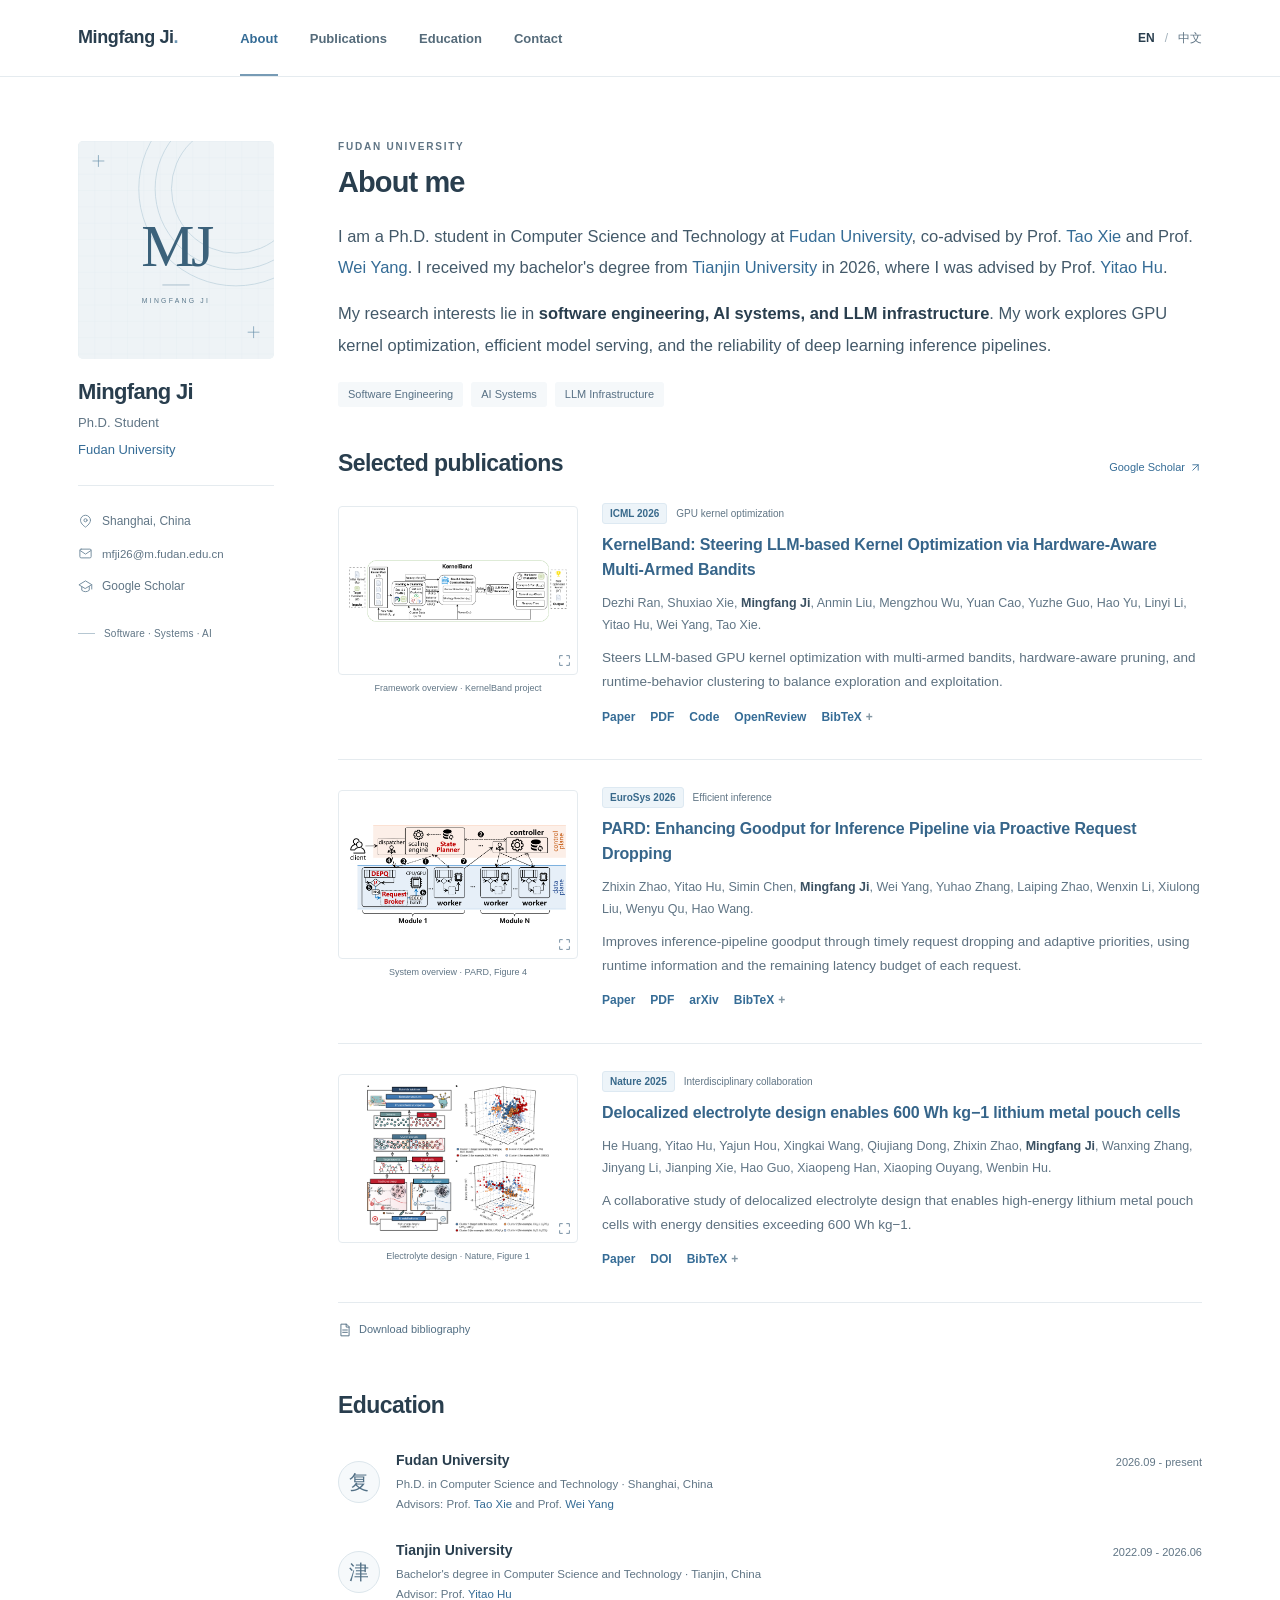
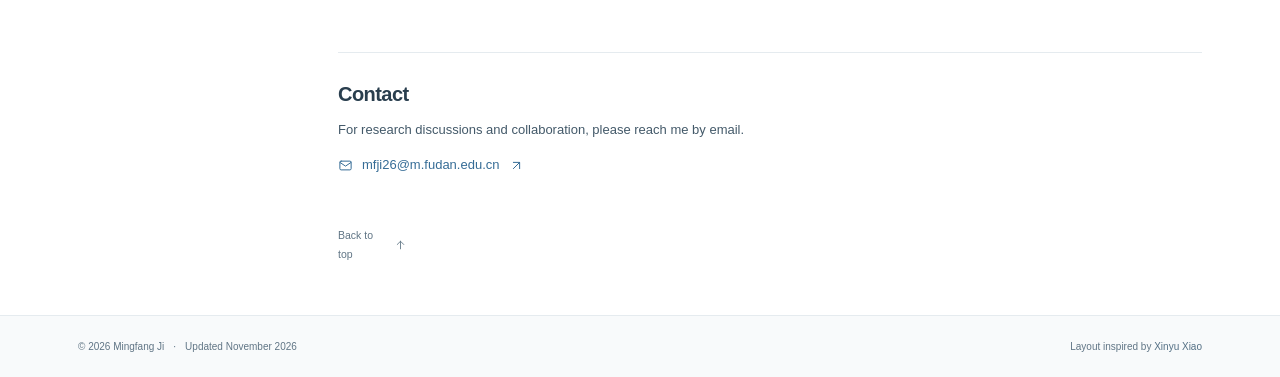
<file: index.html>
<!doctype html>
<html lang="en">
<head>
  <meta charset="utf-8">
  <meta name="viewport" content="width=device-width, initial-scale=1">
  <title>Mingfang Ji | Fudan University</title>
  <meta name="description" content="Mingfang Ji, Ph.D. student at Fudan University. Research in software engineering, AI systems, and LLM infrastructure.">
  <meta name="theme-color" content="#ffffff">
  <meta property="og:title" content="Mingfang Ji | Fudan University">
  <meta property="og:description" content="Mingfang Ji, Ph.D. student at Fudan University. Research in software engineering, AI systems, and LLM infrastructure.">
  <meta property="og:type" content="profile">
  <link rel="alternate" hreflang="en" href="index.html">
  <link rel="alternate" hreflang="zh-CN" href="zh.html">
  <link rel="icon" href="assets/favicon.svg" type="image/svg+xml">
  <link rel="stylesheet" href="style.css">
  <script src="script.js" defer></script>
  <script type="application/ld+json">{"@context": "https://schema.org", "@type": "Person", "name": "Mingfang Ji", "affiliation": {"@type": "CollegeOrUniversity", "name": "Fudan University"}, "sameAs": ["https://scholar.google.com/citations?user=uJLwH_UAAAAJ&hl=en"], "knowsAbout": ["Software Engineering", "AI Systems", "LLM Infrastructure"]}</script>
</head>
<body id="top" data-copy-label="Copy citation" data-copied-label="Copied" data-copy-failed="Select the citation text and copy it manually.">
  <a class="skip-link" href="#content">Skip to content</a>
  <header class="masthead">
    <div class="masthead-inner">
      <a class="site-name" href="index.html">Mingfang Ji<span class="name-dot" aria-hidden="true">.</span></a>
      <nav aria-label="Main navigation"><a href="#about" data-nav>About</a><a href="#publications" data-nav>Publications</a><a href="#education" data-nav>Education</a><a href="#contact" data-nav>Contact</a></nav>
      <div class="languages" aria-label="Language">
        <a href="index.html" lang="en" hreflang="en" data-language aria-current="page">EN</a>
        <span aria-hidden="true">/</span>
        <a href="zh.html" lang="zh-CN" hreflang="zh-CN" data-language>中文</a>
      </div>
    </div>
  </header>

  <div class="page-layout">
    <aside class="sidebar" aria-label="Profile and links">
      <img class="portrait" src="assets/avatar.svg" alt="MJ, the initials of Mingfang Ji" width="216" height="240" fetchpriority="high">
      <div class="identity">
        <h1>Mingfang Ji</h1>
        
        <p class="role">Ph.D. Student</p>
        <a href="https://www.fudan.edu.cn/" class="affiliation" >Fudan University</a>
      </div>
      <ul class="profile-links">
        <li class="profile-location"><svg class="icon" viewBox="0 0 24 24" fill="none" stroke="currentColor" stroke-width="1.6" stroke-linecap="round" stroke-linejoin="round" aria-hidden="true"><path d="M20 10c0 6-8 11-8 11S4 16 4 10a8 8 0 1 1 16 0Z"/><circle cx="12" cy="10" r="2.5"/></svg><span>Shanghai, China</span></li>
        <li><a href="mailto:mfji26@m.fudan.edu.cn" class="profile-link email" ><svg class="icon" viewBox="0 0 24 24" fill="none" stroke="currentColor" stroke-width="1.6" stroke-linecap="round" stroke-linejoin="round" aria-hidden="true"><rect x="3" y="5" width="18" height="14" rx="2"/><path d="m3 7 9 6 9-6"/></svg><span>mfji26@m.fudan.edu.cn</span></a></li>
        <li><a href="https://scholar.google.com/citations?user=uJLwH_UAAAAJ&amp;hl=en" class="profile-link" ><svg class="icon" viewBox="0 0 24 24" fill="none" stroke="currentColor" stroke-width="1.6" stroke-linecap="round" stroke-linejoin="round" aria-hidden="true"><path d="m2 9 10-6 10 6-10 6Z"/><path d="M6 12v6c3 3 9 3 12 0v-6M22 9v7"/></svg><span>Google Scholar</span></a></li>
        
      </ul>
      <div class="sidebar-note"><span class="small-rule" aria-hidden="true"></span><span>Software · Systems · AI</span></div>
    </aside>

    <main id="content">
      <section id="about" class="about-section" aria-labelledby="about-title">
        <p class="eyebrow">Fudan University</p>
        <h2 id="about-title">About me</h2>
        <div class="introduction"><p>I am a Ph.D. student in Computer Science and Technology at <a href="https://www.fudan.edu.cn/">Fudan University</a>, co-advised by Prof. <a href="https://taoxiease.github.io/">Tao Xie</a> and Prof. <a href="https://youngwei.com/">Wei Yang</a>. I received my bachelor's degree from <a href="https://www.tju.edu.cn/">Tianjin University</a> in 2026, where I was advised by Prof. <a href="https://flashserve.org/">Yitao Hu</a>.</p>
<p>My research interests lie in <strong>software engineering, AI systems, and LLM infrastructure</strong>. My work explores GPU kernel optimization, efficient model serving, and the reliability of deep learning inference pipelines.</p></div>
        <ul class="interests" aria-label="Research interests"><li>Software Engineering</li><li>AI Systems</li><li>LLM Infrastructure</li></ul>
      </section>

      

      <section id="publications" class="publications-section" aria-labelledby="publications-title">
        <div class="section-heading"><h2 id="publications-title">Selected publications</h2><a href="https://scholar.google.com/citations?user=uJLwH_UAAAAJ&amp;hl=en" class="section-link" aria-label="All publications on Google Scholar">Google Scholar <svg class="icon" viewBox="0 0 24 24" fill="none" stroke="currentColor" stroke-width="1.6" stroke-linecap="round" stroke-linejoin="round" aria-hidden="true"><path d="M7 17 17 7M7 7h10v10"/></svg></a></div>
        <div class="publication-list">
        <article class="publication" id="kernelband" aria-labelledby="kernelband-title">
          <figure class="paper-figure">
            <a class="figure-link" href="assets/kernelband.png" data-image
               data-caption="KernelBand framework: hardware-aware pruning and runtime-behavior clustering guide multi-armed bandit search." data-source="https://github.com/TongmingLAIC/KernelBand"
               aria-label="Enlarge figure: KERNELBAND">
              <img src="assets/kernelband.png" alt="KernelBand framework: hardware-aware pruning and runtime-behavior clustering guide multi-armed bandit search." width="640" height="450" loading="lazy">
              <span class="expand-icon"><svg class="icon" viewBox="0 0 24 24" fill="none" stroke="currentColor" stroke-width="1.6" stroke-linecap="round" stroke-linejoin="round" aria-hidden="true"><path d="M8 3H3v5m13-5h5v5M3 16v5h5m13-5v5h-5"/></svg></span>
            </a>
            <figcaption><a href="https://github.com/TongmingLAIC/KernelBand">Framework overview · KernelBand project</a></figcaption>
          </figure>
          <div class="paper-content">
            <div class="paper-meta"><span class="venue">ICML 2026</span><span class="paper-topic">GPU kernel optimization</span></div>
            <h3 id="kernelband-title"><a href="https://proceedings.mlr.press/v306/ran26b.html">KernelBand: Steering LLM-based Kernel Optimization via Hardware-Aware Multi-Armed Bandits</a></h3>
            <p class="authors">Dezhi Ran, Shuxiao Xie, <strong>Mingfang Ji</strong>, Anmin Liu, Mengzhou Wu, Yuan Cao, Yuzhe Guo, Hao Yu, Linyi Li, Yitao Hu, Wei Yang, Tao Xie.</p>
            <p class="paper-summary">Steers LLM-based GPU kernel optimization with multi-armed bandits, hardware-aware pruning, and runtime-behavior clustering to balance exploration and exploitation.</p>
            <div class="paper-actions">
              <a href="https://proceedings.mlr.press/v306/ran26b.html" class="" >Paper</a><a href="https://raw.githubusercontent.com/mlresearch/v306/main/assets/ran26b/ran26b.pdf" class="" >PDF</a><a href="https://github.com/TongmingLAIC/KernelBand" class="" >Code</a><a href="https://openreview.net/forum?id=d8e2jBfMpE" class="" >OpenReview</a>
              <details class="citation">
                <summary>BibTeX</summary>
                <div class="citation-box">
                  <pre><code>@inproceedings{ran2026kernelband,
  title = {KernelBand: Steering LLM-based Kernel Optimization via Hardware-Aware Multi-Armed Bandits},
  author = {Dezhi Ran and Shuxiao Xie and Mingfang Ji and Anmin Liu and Mengzhou Wu and Yuan Cao and Yuzhe Guo and Hao Yu and Linyi Li and Yitao Hu and Wei Yang and Tao Xie},
  booktitle = {Proceedings of the 43rd International Conference on Machine Learning},
  series = {Proceedings of Machine Learning Research},
  volume = {306},
  pages = {103717--103738},
  publisher = {PMLR},
  year = {2026},
  url = {https://proceedings.mlr.press/v306/ran26b.html}
}</code></pre>
                  <button class="copy-citation" type="button" data-copy hidden>Copy citation</button>
                  <span class="copy-status" role="status"></span>
                </div>
              </details>
            </div>
          </div>
        </article>

        <article class="publication" id="pard" aria-labelledby="pard-title">
          <figure class="paper-figure">
            <a class="figure-link" href="assets/pard.png" data-image
               data-caption="PARD system overview: runtime information and adaptive request priority support proactive dropping in an inference pipeline." data-source="https://arxiv.org/html/2602.08747v1#S4.F4"
               aria-label="Enlarge figure: PARD">
              <img src="assets/pard.png" alt="PARD system overview: runtime information and adaptive request priority support proactive dropping in an inference pipeline." width="640" height="450" loading="lazy">
              <span class="expand-icon"><svg class="icon" viewBox="0 0 24 24" fill="none" stroke="currentColor" stroke-width="1.6" stroke-linecap="round" stroke-linejoin="round" aria-hidden="true"><path d="M8 3H3v5m13-5h5v5M3 16v5h5m13-5v5h-5"/></svg></span>
            </a>
            <figcaption><a href="https://arxiv.org/html/2602.08747v1#S4.F4">System overview · PARD, Figure 4</a></figcaption>
          </figure>
          <div class="paper-content">
            <div class="paper-meta"><span class="venue">EuroSys 2026</span><span class="paper-topic">Efficient inference</span></div>
            <h3 id="pard-title"><a href="https://doi.org/10.1145/3767295.3803581">PARD: Enhancing Goodput for Inference Pipeline via Proactive Request Dropping</a></h3>
            <p class="authors">Zhixin Zhao, Yitao Hu, Simin Chen, <strong>Mingfang Ji</strong>, Wei Yang, Yuhao Zhang, Laiping Zhao, Wenxin Li, Xiulong Liu, Wenyu Qu, Hao Wang.</p>
            <p class="paper-summary">Improves inference-pipeline goodput through timely request dropping and adaptive priorities, using runtime information and the remaining latency budget of each request.</p>
            <div class="paper-actions">
              <a href="https://doi.org/10.1145/3767295.3803581" class="" >Paper</a><a href="https://arxiv.org/pdf/2602.08747" class="" >PDF</a><a href="https://arxiv.org/abs/2602.08747" class="" >arXiv</a>
              <details class="citation">
                <summary>BibTeX</summary>
                <div class="citation-box">
                  <pre><code>@inproceedings{zhao2026pard,
  title = {PARD: Enhancing Goodput for Inference Pipeline via Proactive Request Dropping},
  author = {Zhixin Zhao and Yitao Hu and Simin Chen and Mingfang Ji and Wei Yang and Yuhao Zhang and Laiping Zhao and Wenxin Li and Xiulong Liu and Wenyu Qu and Hao Wang},
  booktitle = {Proceedings of the 21st European Conference on Computer Systems},
  pages = {423--438},
  year = {2026},
  doi = {10.1145/3767295.3803581},
  url = {https://doi.org/10.1145/3767295.3803581}
}</code></pre>
                  <button class="copy-citation" type="button" data-copy hidden>Copy citation</button>
                  <span class="copy-status" role="status"></span>
                </div>
              </details>
            </div>
          </div>
        </article>

        <article class="publication" id="nature-electrolyte" aria-labelledby="nature-electrolyte-title">
          <figure class="paper-figure">
            <a class="figure-link" href="assets/nature-electrolyte.png" data-image
               data-caption="Electrolyte design and solvation structures from the Nature study on high-energy lithium metal pouch cells." data-source="https://www.nature.com/articles/s41586-025-09382-4/figures/1"
               aria-label="Enlarge figure: NATURE-ELECTROLYTE">
              <img src="assets/nature-electrolyte.png" alt="Electrolyte design and solvation structures from the Nature study on high-energy lithium metal pouch cells." width="640" height="450" loading="lazy">
              <span class="expand-icon"><svg class="icon" viewBox="0 0 24 24" fill="none" stroke="currentColor" stroke-width="1.6" stroke-linecap="round" stroke-linejoin="round" aria-hidden="true"><path d="M8 3H3v5m13-5h5v5M3 16v5h5m13-5v5h-5"/></svg></span>
            </a>
            <figcaption><a href="https://www.nature.com/articles/s41586-025-09382-4/figures/1">Electrolyte design · Nature, Figure 1</a></figcaption>
          </figure>
          <div class="paper-content">
            <div class="paper-meta"><span class="venue">Nature 2025</span><span class="paper-topic">Interdisciplinary collaboration</span></div>
            <h3 id="nature-electrolyte-title"><a href="https://www.nature.com/articles/s41586-025-09382-4">Delocalized electrolyte design enables 600 Wh kg−1 lithium metal pouch cells</a></h3>
            <p class="authors">He Huang, Yitao Hu, Yajun Hou, Xingkai Wang, Qiujiang Dong, Zhixin Zhao, <strong>Mingfang Ji</strong>, Wanxing Zhang, Jinyang Li, Jianping Xie, Hao Guo, Xiaopeng Han, Xiaoping Ouyang, Wenbin Hu.</p>
            <p class="paper-summary">A collaborative study of delocalized electrolyte design that enables high-energy lithium metal pouch cells with energy densities exceeding 600 Wh kg−1.</p>
            <div class="paper-actions">
              <a href="https://www.nature.com/articles/s41586-025-09382-4" class="" >Paper</a><a href="https://doi.org/10.1038/s41586-025-09382-4" class="" >DOI</a>
              <details class="citation">
                <summary>BibTeX</summary>
                <div class="citation-box">
                  <pre><code>@article{huang2025delocalized,
  title = {Delocalized electrolyte design enables 600 Wh kg$^{-1}$ lithium metal pouch cells},
  author = {He Huang and Yitao Hu and Yajun Hou and Xingkai Wang and Qiujiang Dong and Zhixin Zhao and Mingfang Ji and Wanxing Zhang and Jinyang Li and Jianping Xie and Hao Guo and Xiaopeng Han and Xiaoping Ouyang and Wenbin Hu},
  journal = {Nature},
  volume = {644},
  number = {8077},
  pages = {660--667},
  year = {2025},
  doi = {10.1038/s41586-025-09382-4},
  url = {https://www.nature.com/articles/s41586-025-09382-4}
}</code></pre>
                  <button class="copy-citation" type="button" data-copy hidden>Copy citation</button>
                  <span class="copy-status" role="status"></span>
                </div>
              </details>
            </div>
          </div>
        </article></div>
        <a href="assets/publications.bib" class="bibliography-link" download><svg class="icon" viewBox="0 0 24 24" fill="none" stroke="currentColor" stroke-width="1.6" stroke-linecap="round" stroke-linejoin="round" aria-hidden="true"><path d="M14 2H5v20h14V7Zm0 0v5h5M8 12h8M8 16h8"/></svg>Download bibliography</a>
      </section>

      <section id="education" class="education-section" aria-labelledby="education-title">
        <h2 id="education-title">Education</h2>
        <ul class="education-list">
          <li>
            <span class="education-mark" aria-hidden="true">复</span>
            <div class="education-copy"><h3><a href="https://www.fudan.edu.cn/" class="" >Fudan University</a></h3><p>Ph.D. in Computer Science and Technology<span class="education-location"> · Shanghai, China</span></p><p class="education-advisor">Advisors: Prof. <a href="https://taoxiease.github.io/" class="" >Tao Xie</a> and Prof. <a href="https://youngwei.com/" class="" >Wei Yang</a></p></div>
            <span class="education-date">2026.09 - present</span>
          </li>

          <li>
            <span class="education-mark" aria-hidden="true">津</span>
            <div class="education-copy"><h3><a href="https://www.tju.edu.cn/" class="" >Tianjin University</a></h3><p>Bachelor&#x27;s degree in Computer Science and Technology<span class="education-location"> · Tianjin, China</span></p><p class="education-advisor">Advisor: Prof. <a href="https://flashserve.org/" class="" >Yitao Hu</a></p></div>
            <span class="education-date">2022.09 - 2026.06</span>
          </li></ul>
      </section>
      
      <section id="contact" class="contact-section" aria-labelledby="contact-title">
        <h2 id="contact-title">Contact</h2>
        <p>For research discussions and collaboration, please reach me by email.</p>
        <a href="mailto:mfji26@m.fudan.edu.cn" class="contact-email" ><svg class="icon" viewBox="0 0 24 24" fill="none" stroke="currentColor" stroke-width="1.6" stroke-linecap="round" stroke-linejoin="round" aria-hidden="true"><rect x="3" y="5" width="18" height="14" rx="2"/><path d="m3 7 9 6 9-6"/></svg>mfji26@m.fudan.edu.cn<svg class="icon" viewBox="0 0 24 24" fill="none" stroke="currentColor" stroke-width="1.6" stroke-linecap="round" stroke-linejoin="round" aria-hidden="true"><path d="M7 17 17 7M7 7h10v10"/></svg></a>
      </section>
      <a class="back-top" href="#top">Back to top <svg class="icon" viewBox="0 0 24 24" fill="none" stroke="currentColor" stroke-width="1.6" stroke-linecap="round" stroke-linejoin="round" aria-hidden="true"><path d="m6 12 6-6 6 6M12 6v14"/></svg></a>
    </main>
  </div>

  <footer class="site-footer"><div><span>© 2026 Mingfang Ji<span class="footer-separator">·</span>Updated November 2026</span><span>Layout inspired by <a href="https://alex4210987.github.io/">Xinyu Xiao</a></span></div></footer>

  <dialog class="image-dialog" id="image-dialog" aria-label="Research figure">
    <button class="close-dialog" type="button" aria-label="Close image" autofocus><svg class="icon" viewBox="0 0 24 24" fill="none" stroke="currentColor" stroke-width="1.6" stroke-linecap="round" stroke-linejoin="round" aria-hidden="true"><path d="m6 6 12 12M6 18 18 6"/></svg></button>
    <img id="dialog-image" alt="">
    <div class="dialog-caption"><p id="dialog-caption"></p><a id="dialog-source" href="https://arxiv.org/">Figure source <svg class="icon" viewBox="0 0 24 24" fill="none" stroke="currentColor" stroke-width="1.6" stroke-linecap="round" stroke-linejoin="round" aria-hidden="true"><path d="M7 17 17 7M7 7h10v10"/></svg></a></div>
  </dialog>
</body>
</html>
</file>
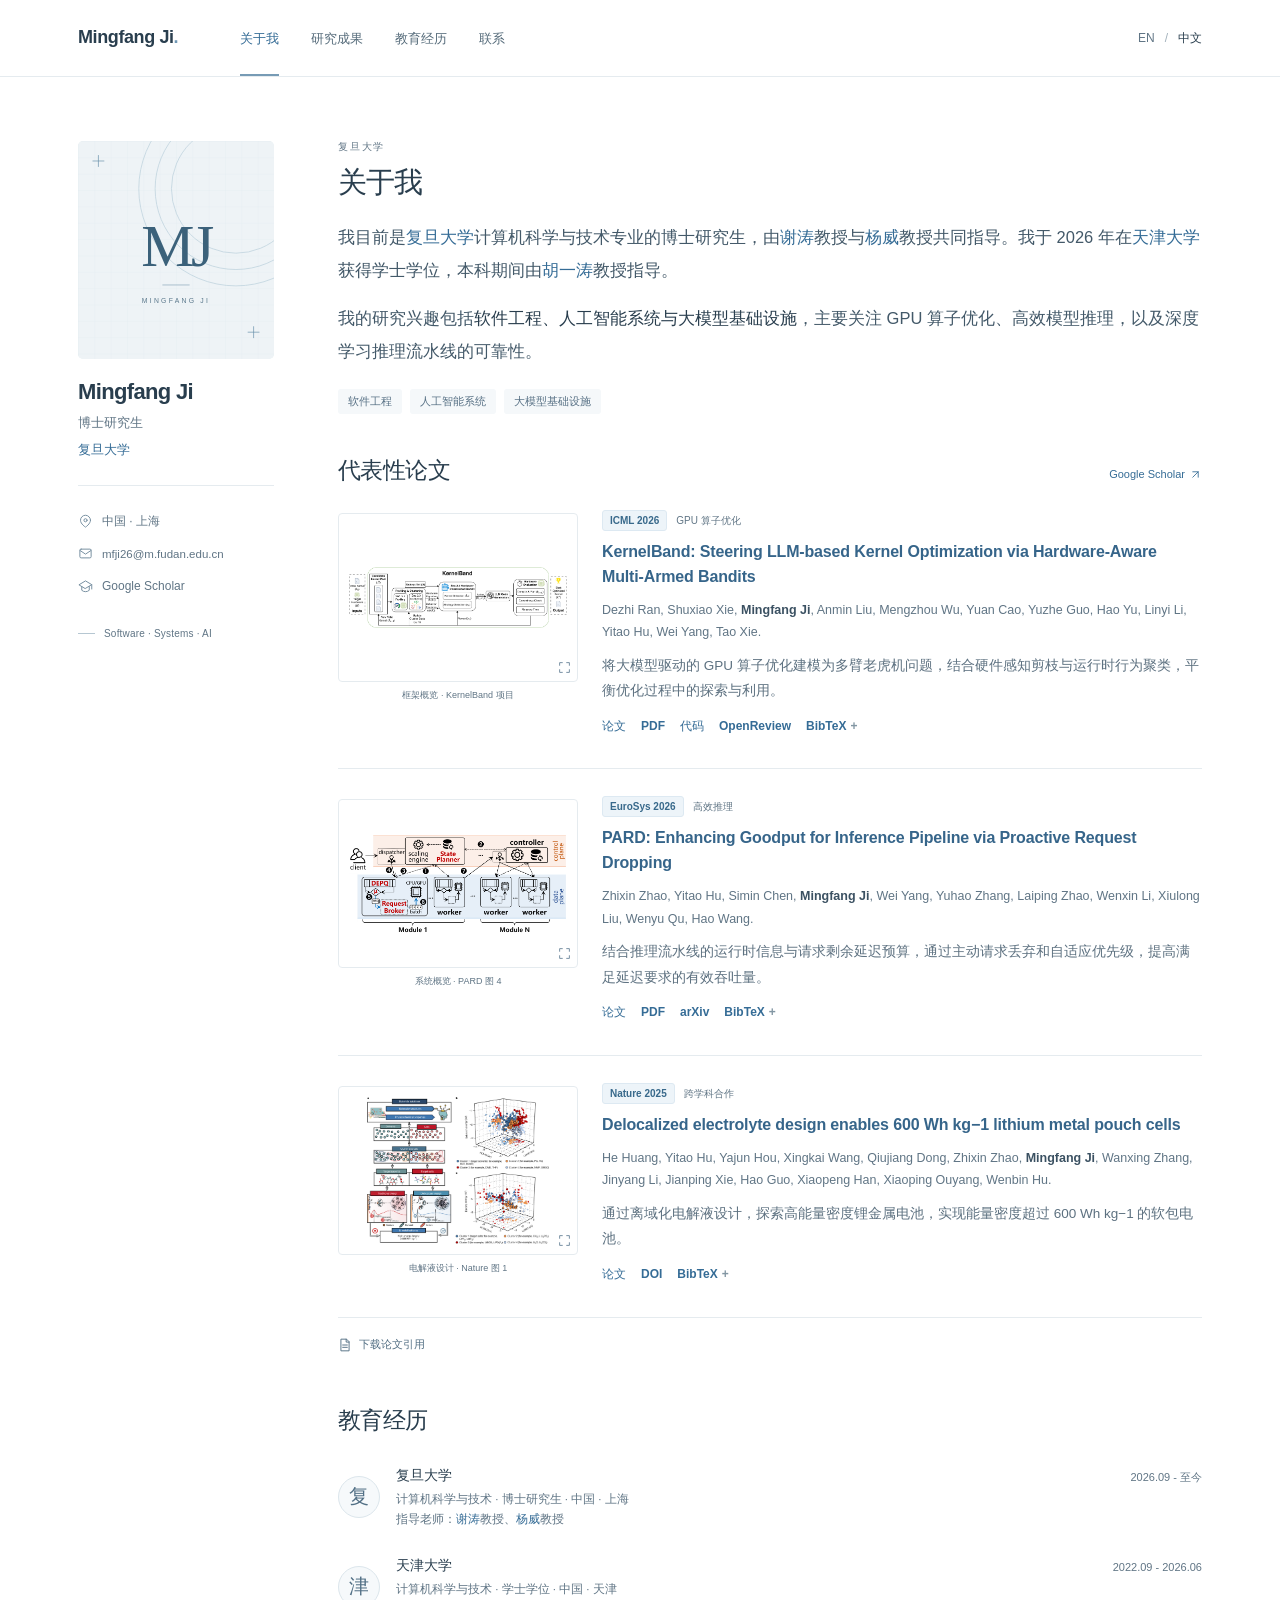
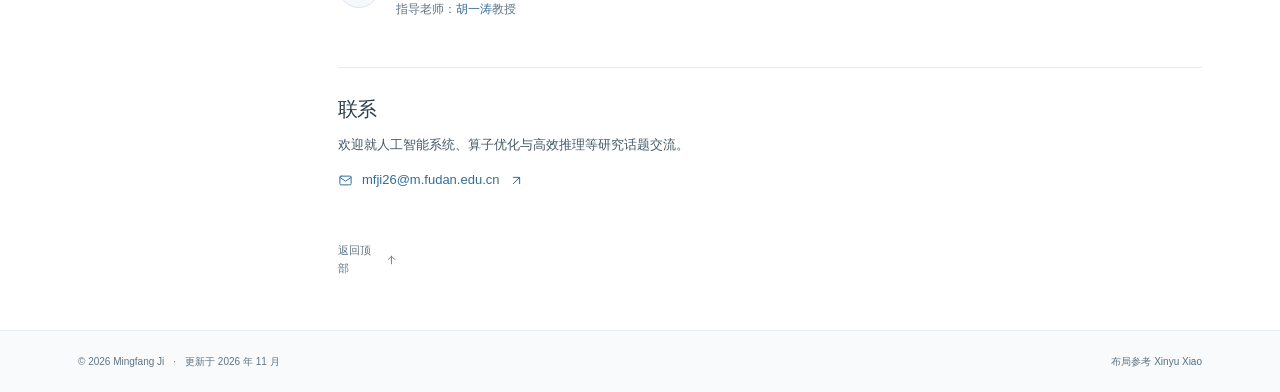
<file: zh.html>
<!doctype html>
<html lang="zh-CN">
<head>
  <meta charset="utf-8">
  <meta name="viewport" content="width=device-width, initial-scale=1">
  <title>Mingfang Ji | 复旦大学</title>
  <meta name="description" content="Mingfang Ji，复旦大学博士研究生。研究方向包括软件工程、人工智能系统与大模型基础设施。">
  <meta name="theme-color" content="#ffffff">
  <meta property="og:title" content="Mingfang Ji | 复旦大学">
  <meta property="og:description" content="Mingfang Ji，复旦大学博士研究生。研究方向包括软件工程、人工智能系统与大模型基础设施。">
  <meta property="og:type" content="profile">
  <link rel="alternate" hreflang="en" href="index.html">
  <link rel="alternate" hreflang="zh-CN" href="zh.html">
  <link rel="icon" href="assets/favicon.svg" type="image/svg+xml">
  <link rel="stylesheet" href="style.css">
  <script src="script.js" defer></script>
  <script type="application/ld+json">{"@context": "https://schema.org", "@type": "Person", "name": "Mingfang Ji", "affiliation": {"@type": "CollegeOrUniversity", "name": "Fudan University"}, "sameAs": ["https://scholar.google.com/citations?user=uJLwH_UAAAAJ&hl=en"], "knowsAbout": ["Software Engineering", "AI Systems", "LLM Infrastructure"]}</script>
</head>
<body id="top" data-copy-label="复制引用" data-copied-label="已复制" data-copy-failed="请选中引用文本，手动复制。">
  <a class="skip-link" href="#content">跳转到正文</a>
  <header class="masthead">
    <div class="masthead-inner">
      <a class="site-name" href="zh.html">Mingfang Ji<span class="name-dot" aria-hidden="true">.</span></a>
      <nav aria-label="主导航"><a href="#about" data-nav>关于我</a><a href="#publications" data-nav>研究成果</a><a href="#education" data-nav>教育经历</a><a href="#contact" data-nav>联系</a></nav>
      <div class="languages" aria-label="语言">
        <a href="index.html" lang="en" hreflang="en" data-language>EN</a>
        <span aria-hidden="true">/</span>
        <a href="zh.html" lang="zh-CN" hreflang="zh-CN" data-language aria-current="page">中文</a>
      </div>
    </div>
  </header>

  <div class="page-layout">
    <aside class="sidebar" aria-label="个人信息与链接">
      <img class="portrait" src="assets/avatar.svg" alt="姓名首字母 MJ 图形" width="216" height="240" fetchpriority="high">
      <div class="identity">
        <h1>Mingfang Ji</h1>
        
        <p class="role">博士研究生</p>
        <a href="https://www.fudan.edu.cn/" class="affiliation" >复旦大学</a>
      </div>
      <ul class="profile-links">
        <li class="profile-location"><svg class="icon" viewBox="0 0 24 24" fill="none" stroke="currentColor" stroke-width="1.6" stroke-linecap="round" stroke-linejoin="round" aria-hidden="true"><path d="M20 10c0 6-8 11-8 11S4 16 4 10a8 8 0 1 1 16 0Z"/><circle cx="12" cy="10" r="2.5"/></svg><span>中国 · 上海</span></li>
        <li><a href="mailto:mfji26@m.fudan.edu.cn" class="profile-link email" ><svg class="icon" viewBox="0 0 24 24" fill="none" stroke="currentColor" stroke-width="1.6" stroke-linecap="round" stroke-linejoin="round" aria-hidden="true"><rect x="3" y="5" width="18" height="14" rx="2"/><path d="m3 7 9 6 9-6"/></svg><span>mfji26@m.fudan.edu.cn</span></a></li>
        <li><a href="https://scholar.google.com/citations?user=uJLwH_UAAAAJ&amp;hl=en" class="profile-link" ><svg class="icon" viewBox="0 0 24 24" fill="none" stroke="currentColor" stroke-width="1.6" stroke-linecap="round" stroke-linejoin="round" aria-hidden="true"><path d="m2 9 10-6 10 6-10 6Z"/><path d="M6 12v6c3 3 9 3 12 0v-6M22 9v7"/></svg><span>Google Scholar</span></a></li>
        
      </ul>
      <div class="sidebar-note"><span class="small-rule" aria-hidden="true"></span><span>Software · Systems · AI</span></div>
    </aside>

    <main id="content">
      <section id="about" class="about-section" aria-labelledby="about-title">
        <p class="eyebrow">复旦大学</p>
        <h2 id="about-title">关于我</h2>
        <div class="introduction"><p>我目前是<a href="https://www.fudan.edu.cn/">复旦大学</a>计算机科学与技术专业的博士研究生，由<a href="https://taoxiease.github.io/">谢涛</a>教授与<a href="https://youngwei.com/">杨威</a>教授共同指导。我于 2026 年在<a href="https://www.tju.edu.cn/">天津大学</a>获得学士学位，本科期间由<a href="https://flashserve.org/zh.html">胡一涛</a>教授指导。</p>
<p>我的研究兴趣包括<strong>软件工程、人工智能系统与大模型基础设施</strong>，主要关注 GPU 算子优化、高效模型推理，以及深度学习推理流水线的可靠性。</p></div>
        <ul class="interests" aria-label="研究方向"><li>软件工程</li><li>人工智能系统</li><li>大模型基础设施</li></ul>
      </section>

      

      <section id="publications" class="publications-section" aria-labelledby="publications-title">
        <div class="section-heading"><h2 id="publications-title">代表性论文</h2><a href="https://scholar.google.com/citations?user=uJLwH_UAAAAJ&amp;hl=en" class="section-link" aria-label="在 Google Scholar 查看全部论文">Google Scholar <svg class="icon" viewBox="0 0 24 24" fill="none" stroke="currentColor" stroke-width="1.6" stroke-linecap="round" stroke-linejoin="round" aria-hidden="true"><path d="M7 17 17 7M7 7h10v10"/></svg></a></div>
        <div class="publication-list">
        <article class="publication" id="kernelband" aria-labelledby="kernelband-title">
          <figure class="paper-figure">
            <a class="figure-link" href="assets/kernelband.png" data-image
               data-caption="KernelBand 框架：通过硬件感知剪枝与运行时行为聚类，引导多臂老虎机搜索。" data-source="https://github.com/TongmingLAIC/KernelBand"
               aria-label="放大研究配图: KERNELBAND">
              <img src="assets/kernelband.png" alt="KernelBand 框架：通过硬件感知剪枝与运行时行为聚类，引导多臂老虎机搜索。" width="640" height="450" loading="lazy">
              <span class="expand-icon"><svg class="icon" viewBox="0 0 24 24" fill="none" stroke="currentColor" stroke-width="1.6" stroke-linecap="round" stroke-linejoin="round" aria-hidden="true"><path d="M8 3H3v5m13-5h5v5M3 16v5h5m13-5v5h-5"/></svg></span>
            </a>
            <figcaption><a href="https://github.com/TongmingLAIC/KernelBand">框架概览 · KernelBand 项目</a></figcaption>
          </figure>
          <div class="paper-content">
            <div class="paper-meta"><span class="venue">ICML 2026</span><span class="paper-topic">GPU 算子优化</span></div>
            <h3 id="kernelband-title"><a href="https://proceedings.mlr.press/v306/ran26b.html">KernelBand: Steering LLM-based Kernel Optimization via Hardware-Aware Multi-Armed Bandits</a></h3>
            <p class="authors">Dezhi Ran, Shuxiao Xie, <strong>Mingfang Ji</strong>, Anmin Liu, Mengzhou Wu, Yuan Cao, Yuzhe Guo, Hao Yu, Linyi Li, Yitao Hu, Wei Yang, Tao Xie.</p>
            <p class="paper-summary">将大模型驱动的 GPU 算子优化建模为多臂老虎机问题，结合硬件感知剪枝与运行时行为聚类，平衡优化过程中的探索与利用。</p>
            <div class="paper-actions">
              <a href="https://proceedings.mlr.press/v306/ran26b.html" class="" >论文</a><a href="https://raw.githubusercontent.com/mlresearch/v306/main/assets/ran26b/ran26b.pdf" class="" >PDF</a><a href="https://github.com/TongmingLAIC/KernelBand" class="" >代码</a><a href="https://openreview.net/forum?id=d8e2jBfMpE" class="" >OpenReview</a>
              <details class="citation">
                <summary>BibTeX</summary>
                <div class="citation-box">
                  <pre><code>@inproceedings{ran2026kernelband,
  title = {KernelBand: Steering LLM-based Kernel Optimization via Hardware-Aware Multi-Armed Bandits},
  author = {Dezhi Ran and Shuxiao Xie and Mingfang Ji and Anmin Liu and Mengzhou Wu and Yuan Cao and Yuzhe Guo and Hao Yu and Linyi Li and Yitao Hu and Wei Yang and Tao Xie},
  booktitle = {Proceedings of the 43rd International Conference on Machine Learning},
  series = {Proceedings of Machine Learning Research},
  volume = {306},
  pages = {103717--103738},
  publisher = {PMLR},
  year = {2026},
  url = {https://proceedings.mlr.press/v306/ran26b.html}
}</code></pre>
                  <button class="copy-citation" type="button" data-copy hidden>复制引用</button>
                  <span class="copy-status" role="status"></span>
                </div>
              </details>
            </div>
          </div>
        </article>

        <article class="publication" id="pard" aria-labelledby="pard-title">
          <figure class="paper-figure">
            <a class="figure-link" href="assets/pard.png" data-image
               data-caption="PARD 系统概览：利用运行时信息与自适应请求优先级，在推理流水线中主动丢弃请求。" data-source="https://arxiv.org/html/2602.08747v1#S4.F4"
               aria-label="放大研究配图: PARD">
              <img src="assets/pard.png" alt="PARD 系统概览：利用运行时信息与自适应请求优先级，在推理流水线中主动丢弃请求。" width="640" height="450" loading="lazy">
              <span class="expand-icon"><svg class="icon" viewBox="0 0 24 24" fill="none" stroke="currentColor" stroke-width="1.6" stroke-linecap="round" stroke-linejoin="round" aria-hidden="true"><path d="M8 3H3v5m13-5h5v5M3 16v5h5m13-5v5h-5"/></svg></span>
            </a>
            <figcaption><a href="https://arxiv.org/html/2602.08747v1#S4.F4">系统概览 · PARD 图 4</a></figcaption>
          </figure>
          <div class="paper-content">
            <div class="paper-meta"><span class="venue">EuroSys 2026</span><span class="paper-topic">高效推理</span></div>
            <h3 id="pard-title"><a href="https://doi.org/10.1145/3767295.3803581">PARD: Enhancing Goodput for Inference Pipeline via Proactive Request Dropping</a></h3>
            <p class="authors">Zhixin Zhao, Yitao Hu, Simin Chen, <strong>Mingfang Ji</strong>, Wei Yang, Yuhao Zhang, Laiping Zhao, Wenxin Li, Xiulong Liu, Wenyu Qu, Hao Wang.</p>
            <p class="paper-summary">结合推理流水线的运行时信息与请求剩余延迟预算，通过主动请求丢弃和自适应优先级，提高满足延迟要求的有效吞吐量。</p>
            <div class="paper-actions">
              <a href="https://doi.org/10.1145/3767295.3803581" class="" >论文</a><a href="https://arxiv.org/pdf/2602.08747" class="" >PDF</a><a href="https://arxiv.org/abs/2602.08747" class="" >arXiv</a>
              <details class="citation">
                <summary>BibTeX</summary>
                <div class="citation-box">
                  <pre><code>@inproceedings{zhao2026pard,
  title = {PARD: Enhancing Goodput for Inference Pipeline via Proactive Request Dropping},
  author = {Zhixin Zhao and Yitao Hu and Simin Chen and Mingfang Ji and Wei Yang and Yuhao Zhang and Laiping Zhao and Wenxin Li and Xiulong Liu and Wenyu Qu and Hao Wang},
  booktitle = {Proceedings of the 21st European Conference on Computer Systems},
  pages = {423--438},
  year = {2026},
  doi = {10.1145/3767295.3803581},
  url = {https://doi.org/10.1145/3767295.3803581}
}</code></pre>
                  <button class="copy-citation" type="button" data-copy hidden>复制引用</button>
                  <span class="copy-status" role="status"></span>
                </div>
              </details>
            </div>
          </div>
        </article>

        <article class="publication" id="nature-electrolyte" aria-labelledby="nature-electrolyte-title">
          <figure class="paper-figure">
            <a class="figure-link" href="assets/nature-electrolyte.png" data-image
               data-caption="Nature 论文中的电解液设计与溶剂化结构，用于高能量密度锂金属软包电池研究。" data-source="https://www.nature.com/articles/s41586-025-09382-4/figures/1"
               aria-label="放大研究配图: NATURE-ELECTROLYTE">
              <img src="assets/nature-electrolyte.png" alt="Nature 论文中的电解液设计与溶剂化结构，用于高能量密度锂金属软包电池研究。" width="640" height="450" loading="lazy">
              <span class="expand-icon"><svg class="icon" viewBox="0 0 24 24" fill="none" stroke="currentColor" stroke-width="1.6" stroke-linecap="round" stroke-linejoin="round" aria-hidden="true"><path d="M8 3H3v5m13-5h5v5M3 16v5h5m13-5v5h-5"/></svg></span>
            </a>
            <figcaption><a href="https://www.nature.com/articles/s41586-025-09382-4/figures/1">电解液设计 · Nature 图 1</a></figcaption>
          </figure>
          <div class="paper-content">
            <div class="paper-meta"><span class="venue">Nature 2025</span><span class="paper-topic">跨学科合作</span></div>
            <h3 id="nature-electrolyte-title"><a href="https://www.nature.com/articles/s41586-025-09382-4">Delocalized electrolyte design enables 600 Wh kg−1 lithium metal pouch cells</a></h3>
            <p class="authors">He Huang, Yitao Hu, Yajun Hou, Xingkai Wang, Qiujiang Dong, Zhixin Zhao, <strong>Mingfang Ji</strong>, Wanxing Zhang, Jinyang Li, Jianping Xie, Hao Guo, Xiaopeng Han, Xiaoping Ouyang, Wenbin Hu.</p>
            <p class="paper-summary">通过离域化电解液设计，探索高能量密度锂金属电池，实现能量密度超过 600 Wh kg−1 的软包电池。</p>
            <div class="paper-actions">
              <a href="https://www.nature.com/articles/s41586-025-09382-4" class="" >论文</a><a href="https://doi.org/10.1038/s41586-025-09382-4" class="" >DOI</a>
              <details class="citation">
                <summary>BibTeX</summary>
                <div class="citation-box">
                  <pre><code>@article{huang2025delocalized,
  title = {Delocalized electrolyte design enables 600 Wh kg$^{-1}$ lithium metal pouch cells},
  author = {He Huang and Yitao Hu and Yajun Hou and Xingkai Wang and Qiujiang Dong and Zhixin Zhao and Mingfang Ji and Wanxing Zhang and Jinyang Li and Jianping Xie and Hao Guo and Xiaopeng Han and Xiaoping Ouyang and Wenbin Hu},
  journal = {Nature},
  volume = {644},
  number = {8077},
  pages = {660--667},
  year = {2025},
  doi = {10.1038/s41586-025-09382-4},
  url = {https://www.nature.com/articles/s41586-025-09382-4}
}</code></pre>
                  <button class="copy-citation" type="button" data-copy hidden>复制引用</button>
                  <span class="copy-status" role="status"></span>
                </div>
              </details>
            </div>
          </div>
        </article></div>
        <a href="assets/publications.bib" class="bibliography-link" download><svg class="icon" viewBox="0 0 24 24" fill="none" stroke="currentColor" stroke-width="1.6" stroke-linecap="round" stroke-linejoin="round" aria-hidden="true"><path d="M14 2H5v20h14V7Zm0 0v5h5M8 12h8M8 16h8"/></svg>下载论文引用</a>
      </section>

      <section id="education" class="education-section" aria-labelledby="education-title">
        <h2 id="education-title">教育经历</h2>
        <ul class="education-list">
          <li>
            <span class="education-mark" aria-hidden="true">复</span>
            <div class="education-copy"><h3><a href="https://www.fudan.edu.cn/" class="" >复旦大学</a></h3><p>计算机科学与技术 · 博士研究生<span class="education-location"> · 中国 · 上海</span></p><p class="education-advisor">指导老师：<a href="https://taoxiease.github.io/" class="" >谢涛</a>教授、<a href="https://youngwei.com/" class="" >杨威</a>教授</p></div>
            <span class="education-date">2026.09 - 至今</span>
          </li>

          <li>
            <span class="education-mark" aria-hidden="true">津</span>
            <div class="education-copy"><h3><a href="https://www.tju.edu.cn/" class="" >天津大学</a></h3><p>计算机科学与技术 · 学士学位<span class="education-location"> · 中国 · 天津</span></p><p class="education-advisor">指导老师：<a href="https://flashserve.org/zh.html" class="" >胡一涛</a>教授</p></div>
            <span class="education-date">2022.09 - 2026.06</span>
          </li></ul>
      </section>
      
      <section id="contact" class="contact-section" aria-labelledby="contact-title">
        <h2 id="contact-title">联系</h2>
        <p>欢迎就人工智能系统、算子优化与高效推理等研究话题交流。</p>
        <a href="mailto:mfji26@m.fudan.edu.cn" class="contact-email" ><svg class="icon" viewBox="0 0 24 24" fill="none" stroke="currentColor" stroke-width="1.6" stroke-linecap="round" stroke-linejoin="round" aria-hidden="true"><rect x="3" y="5" width="18" height="14" rx="2"/><path d="m3 7 9 6 9-6"/></svg>mfji26@m.fudan.edu.cn<svg class="icon" viewBox="0 0 24 24" fill="none" stroke="currentColor" stroke-width="1.6" stroke-linecap="round" stroke-linejoin="round" aria-hidden="true"><path d="M7 17 17 7M7 7h10v10"/></svg></a>
      </section>
      <a class="back-top" href="#top">返回顶部 <svg class="icon" viewBox="0 0 24 24" fill="none" stroke="currentColor" stroke-width="1.6" stroke-linecap="round" stroke-linejoin="round" aria-hidden="true"><path d="m6 12 6-6 6 6M12 6v14"/></svg></a>
    </main>
  </div>

  <footer class="site-footer"><div><span>© 2026 Mingfang Ji<span class="footer-separator">·</span>更新于 2026 年 11 月</span><span>布局参考 <a href="https://alex4210987.github.io/">Xinyu Xiao</a></span></div></footer>

  <dialog class="image-dialog" id="image-dialog" aria-label="研究配图">
    <button class="close-dialog" type="button" aria-label="关闭图片" autofocus><svg class="icon" viewBox="0 0 24 24" fill="none" stroke="currentColor" stroke-width="1.6" stroke-linecap="round" stroke-linejoin="round" aria-hidden="true"><path d="m6 6 12 12M6 18 18 6"/></svg></button>
    <img id="dialog-image" alt="">
    <div class="dialog-caption"><p id="dialog-caption"></p><a id="dialog-source" href="https://arxiv.org/">图片来源 <svg class="icon" viewBox="0 0 24 24" fill="none" stroke="currentColor" stroke-width="1.6" stroke-linecap="round" stroke-linejoin="round" aria-hidden="true"><path d="M7 17 17 7M7 7h10v10"/></svg></a></div>
  </dialog>
</body>
</html>
</file>
<file: style.css>
/* Academic sidebar layout inspired by alex4210987.github.io.
   Original implementation for Mingfang Ji; no runtime dependencies. */
:root {
  --ink: #293e4e;
  --text: #435969;
  --muted: #607585;
  --blue: #356c96;
  --blue-dark: #234e70;
  --line: #e5ebef;
  --soft: #f5f8fa;
  --focus: #3678a7;
  --width: 1180px;
  color-scheme: light;
  font-family: -apple-system, BlinkMacSystemFont, "Segoe UI", "Noto Sans", "PingFang SC", "Microsoft YaHei", Arial, sans-serif;
  font-synthesis: none;
  text-rendering: optimizeLegibility;
}
* { box-sizing: border-box; }
html { scroll-behavior: smooth; scroll-padding-top: 108px; }
body { margin: 0; color: var(--text); background: #fff; font-size: 16px; line-height: 1.75; -webkit-text-size-adjust: 100%; }
a { color: var(--blue); text-decoration: none; text-underline-offset: 4px; }
a:hover { color: var(--blue-dark); text-decoration: underline; }
a:focus-visible, button:focus-visible, summary:focus-visible { outline: 2px solid var(--focus); outline-offset: 5px; border-radius: 2px; }
button, summary { -webkit-tap-highlight-color: transparent; }
button { font: inherit; cursor: pointer; }
button[hidden] { display: none; }
strong { color: var(--ink); font-weight: 650; }
img { max-width: 100%; }
h1, h2, h3 { color: var(--ink); }
h2 { margin: 0 0 21px; font-size: 23px; line-height: 1.35; font-weight: 650; letter-spacing: -.55px; }
p { margin: 0 0 15px; }
section { scroll-margin-top: 16px; }
.icon { width: 17px; height: 17px; flex: 0 0 17px; vertical-align: -.15em; }
.masthead { position: sticky; top: 0; z-index: 20; background: rgb(255 255 255 / 97%); border-bottom: 1px solid var(--line); }
.masthead-inner { max-width: var(--width); min-height: 76px; margin: auto; padding: 0 28px; display: flex; align-items: center; gap: 62px; }
.site-name { color: var(--ink); font-size: 18px; letter-spacing: -.4px; font-weight: 700; white-space: nowrap; }
.site-name:hover { text-decoration: none; }
.name-dot { color: #7098b5; }
.masthead nav { display: flex; align-items: center; gap: 32px; }
.masthead nav a { position: relative; color: #556b7a; font-size: 13px; font-weight: 600; padding: 27px 0 25px; }
.masthead nav a:hover { color: var(--blue); text-decoration: none; }
.masthead nav a[aria-current="location"] { color: var(--blue); }
.masthead nav a[aria-current="location"]::after { content: ""; position: absolute; left: 0; right: 0; bottom: -1px; height: 2px; background: #779bb5; }
.languages { display: flex; align-items: center; gap: 10px; margin-left: auto; white-space: nowrap; font-size: 12px; }
.languages span { color: #a2b1bb; }
.languages a { color: var(--muted); padding: 8px 0; }
.languages a[aria-current="page"] { color: var(--ink); font-weight: 700; }
.page-layout { display: grid; grid-template-columns: 196px minmax(0, 1fr); gap: 64px; max-width: var(--width); margin: auto; padding: 64px 28px 52px; }
.sidebar { position: sticky; top: 116px; align-self: start; min-width: 0; }
.portrait { display: block; width: 196px; height: 218px; object-fit: cover; border-radius: 5px; background: #edf3f6; }
.identity { margin-top: 18px; }
.identity h1 { margin: 0 0 4px; font-size: 22px; letter-spacing: -.65px; line-height: 1.4; font-weight: 680; }
.alternate-name { margin-bottom: 7px; font-size: 13px; color: var(--muted); }
.role { margin: 0; font-size: 13px; color: var(--muted); }
.affiliation { font-size: 13px; }
.profile-links { list-style: none; padding: 17px 0 0; margin: 22px 0 0; border-top: 1px solid var(--line); }
.profile-links li { margin: 4px 0; font-size: 12px; }
.profile-link, .profile-location { display: flex; gap: 9px; align-items: center; padding: 4px 0; color: var(--muted); }
.profile-link .icon, .profile-location .icon { width: 15px; height: 15px; flex-basis: 15px; color: #7991a2; }
.email { font-size: 11.5px; }
.email span { overflow-wrap: anywhere; }
.sidebar-note { display: flex; align-items: center; gap: 9px; margin-top: 24px; color: #607585; font-size: 10px; letter-spacing: .2px; }
.small-rule { width: 17px; height: 1px; background: #b6c7d2; }
main { min-width: 0; }
.eyebrow { margin: -3px 0 7px; color: #607585; text-transform: uppercase; font-size: 10px; font-weight: 650; letter-spacing: 1.8px; }
.about-section h2 { font-size: 29px; margin-bottom: 19px; letter-spacing: -.9px; }
.introduction { font-size: 16.5px; line-height: 1.9; }
.introduction p { margin-bottom: 15px; }
.interests { list-style: none; display: flex; flex-wrap: wrap; gap: 8px; padding: 0; margin: 21px 0 0; }
.interests li { padding: 3px 10px; border-radius: 3px; background: var(--soft); color: #587185; font-size: 11px; font-weight: 500; }
.news-section { margin-top: 35px; padding-top: 27px; border-top: 1px solid var(--line); }
.news-section h2 { font-size: 19px; margin-bottom: 12px; }
.news-list { list-style: none; padding: 0; margin: 0; }
.news-list li { display: grid; grid-template-columns: 66px minmax(0, 1fr); gap: 16px; padding: 5px 0; font-size: 13px; line-height: 1.75; }
.news-list time { color: var(--muted); font-size: 11.5px; font-variant-numeric: tabular-nums; padding-top: 1px; }
.publications-section { margin-top: 41px; }
.section-heading { display: flex; align-items: baseline; justify-content: space-between; gap: 20px; margin-bottom: 24px; }
.section-heading h2 { margin: 0; }
.section-link { display: inline-flex; align-items: center; gap: 4px; white-space: nowrap; font-size: 11px; }
.section-link .icon { width: 13px; height: 13px; flex-basis: 13px; }
.publication { display: grid; grid-template-columns: 240px minmax(0, 1fr); gap: 24px; padding: 0 0 29px; margin: 0 0 27px; border-bottom: 1px solid var(--line); }
.publication:last-child { margin-bottom: 15px; }
.paper-figure { margin: 0; min-width: 0; padding-top: 3px; }
.figure-link { display: flex; position: relative; align-items: center; justify-content: center; width: 100%; aspect-ratio: 1.42; padding: 10px; border: 1px solid var(--line); border-radius: 4px; background: #fff; overflow: hidden; transition: border-color .2s, box-shadow .2s; }
.figure-link:hover { border-color: #aec4d3; box-shadow: 0 4px 16px rgb(42 73 94 / 6%); }
.figure-link img { width: 100%; height: 100%; object-fit: contain; display: block; }
.expand-icon { position: absolute; right: 5px; bottom: 4px; display: inline-flex; padding: 3px; border-radius: 2px; background: rgb(255 255 255 / 94%); color: #648096; }
.expand-icon .icon { width: 13px; height: 13px; }
.paper-figure figcaption { margin-top: 7px; font-size: 9px; line-height: 1.5; text-align: center; }
.paper-figure figcaption a { color: #607585; }
.paper-content { min-width: 0; }
.paper-meta { display: flex; flex-wrap: wrap; gap: 5px 9px; align-items: center; margin: 0 0 9px; line-height: 1.5; }
.venue { color: #38698b; background: #edf4f9; padding: 2px 7px; border: 1px solid #dde9f2; border-radius: 3px; font-size: 10px; font-weight: 700; white-space: nowrap; }
.venue.preprint { color: #667784; background: #f2f5f7; border-color: #e3e9ed; }
.paper-topic { color: #607585; font-size: 10px; }
.status-label { color: #607585; font-size: 10px; }
.paper-content h3 { font-size: 16px; line-height: 1.55; margin: 0 0 9px; letter-spacing: -.15px; font-weight: 650; }
.paper-content h3 a { color: #36658a; }
.authors { font-size: 12.5px; line-height: 1.8; color: #607585; margin-bottom: 9px; }
.authors strong { color: #3b5162; font-weight: 700; }
.paper-summary { font-size: 13.5px; line-height: 1.8; margin-bottom: 10px; color: #5d7180; }
.paper-actions { display: flex; gap: 6px 15px; flex-wrap: wrap; align-items: baseline; font-size: 12px; line-height: 1.8; }
.paper-actions > a { padding: 2px 0; font-weight: 550; }
.citation summary { cursor: pointer; color: var(--blue); padding: 2px 0; list-style: none; font-weight: 550; }
.citation summary::-webkit-details-marker { display: none; }
.citation summary::after { content: "+"; margin-left: 4px; color: #8296a3; }
.citation[open] { flex-basis: 100%; min-width: 0; }
.citation[open] summary::after { content: "−"; }
.citation-box { border: 1px solid var(--line); border-radius: 4px; padding: 12px; margin: 6px 0 1px; background: var(--soft); }
.citation-box pre { white-space: pre-wrap; overflow-wrap: anywhere; font-size: 10px; line-height: 1.7; margin: 0; }
.copy-citation { margin-top: 10px; padding: 4px 9px; border: 1px solid #cddbe5; border-radius: 3px; background: #fff; color: var(--blue); font-size: 10px; }
.copy-status { color: var(--muted); font-size: 10px; margin-left: 8px; }
.bibliography-link { display: inline-flex; align-items: center; gap: 7px; font-size: 11px; color: #536f84; }
.bibliography-link .icon { width: 14px; height: 14px; flex-basis: 14px; }
.education-section { margin-top: 44px; }
.education-list { list-style: none; margin: 0; padding: 0; }
.education-list li { display: flex; gap: 16px; align-items: center; padding: 8px 0 18px; }
.education-mark { display: flex; align-items: center; justify-content: center; width: 42px; height: 42px; flex: 0 0 42px; border-radius: 50%; border: 1px solid #dce6ec; background: #f6f9fb; color: #516f85; font-size: 20px; font-family: "Songti SC", "Noto Serif CJK SC", SimSun, serif; }
.education-copy h3 { font-size: 14px; margin: 0 0 3px; line-height: 1.5; font-weight: 650; }
.education-copy h3 a { color: var(--ink); }
.education-copy p { font-size: 11.5px; margin: 0; color: var(--muted); }
.education-location { color: #607585; }
.education-date { margin-left: auto; align-self: flex-start; padding-top: 3px; white-space: nowrap; color: #607585; font-size: 11px; }
.contact-section { margin-top: 30px; padding-top: 28px; border-top: 1px solid var(--line); }
.contact-section h2 { font-size: 20px; margin-bottom: 11px; }
.contact-section p { font-size: 13px; margin-bottom: 12px; }
.contact-email { display: inline-flex; gap: 9px; align-items: center; font-size: 13px; }
.contact-email .icon { width: 15px; height: 15px; flex-basis: 15px; }
.back-top { display: flex; align-items: center; gap: 5px; width: fit-content; margin-top: 44px; font-size: 10.5px; color: #607585; }
.back-top .icon { width: 13px; height: 13px; }
.site-footer { border-top: 1px solid var(--line); background: #f8fafb; }
.site-footer > div { max-width: var(--width); margin: auto; padding: 22px 28px; display: flex; justify-content: space-between; gap: 12px 30px; color: #607585; font-size: 10px; }
.site-footer a { color: #536f84; }
.footer-separator { padding: 0 9px; }
.skip-link { position: fixed; top: -100px; left: 15px; z-index: 100; padding: 8px 16px; color: var(--ink); background: #fff; border: 1px solid var(--line); }
.skip-link:focus { top: 10px; }
.image-dialog { width: max-content; max-width: min(94vw, 1180px); max-height: 93vh; padding: 42px 24px 18px; border: 0; border-radius: 7px; color: var(--text); background: #fff; box-shadow: 0 20px 90px rgb(0 0 0 / 20%); overflow: auto; }
.image-dialog::backdrop { background: rgb(22 35 46 / 76%); }
.image-dialog > img { display: block; width: auto; height: auto; max-width: 100%; max-height: 72vh; margin: auto; object-fit: contain; }
.close-dialog { position: absolute; top: 5px; right: 5px; display: flex; justify-content: center; align-items: center; width: 36px; height: 36px; border: 0; border-radius: 4px; background: #fff; color: var(--muted); }
.close-dialog:hover { background: var(--soft); }
.dialog-caption { margin-top: 14px; text-align: center; font-size: 12px; }
.dialog-caption p { margin: 0 0 3px; }
.dialog-caption a { font-size: 11px; }
.dialog-caption .icon { width: 12px; height: 12px; }
body.dialog-open { overflow: hidden; }
html[lang="zh-CN"] .introduction { line-height: 2; }
html[lang="zh-CN"] .paper-summary { line-height: 1.9; }

@media (min-width: 1400px) {
  :root { --width: 1236px; }
  .page-layout { grid-template-columns: 208px minmax(0, 1fr); gap: 70px; }
  .portrait { width: 208px; height: 231px; }
  .publication { grid-template-columns: 250px minmax(0, 1fr); gap: 27px; }
}
@media (max-width: 1050px) {
  .masthead-inner { gap: 34px; }
  .masthead nav { gap: 25px; }
  .page-layout { grid-template-columns: 174px minmax(0, 1fr); gap: 38px; padding-top: 48px; }
  .portrait { width: 174px; height: 194px; }
  .publication { grid-template-columns: 195px minmax(0, 1fr); gap: 20px; }
  .education-location { display: none; }
}
@media (max-width: 820px) {
  .masthead-inner { padding: 0 24px; gap: 26px; }
  .masthead nav { gap: 20px; }
  .masthead nav a { font-size: 12px; }
  .page-layout { grid-template-columns: 150px minmax(0, 1fr); gap: 30px; padding: 38px 24px 44px; }
  .portrait { width: 150px; height: 167px; }
  .identity h1 { font-size: 20px; }
  .sidebar-note { font-size: 8px; }
  .publication { grid-template-columns: 1fr; gap: 14px; }
  .paper-figure { max-width: 270px; }
  .figure-link { aspect-ratio: 1.65; }
}
@media (max-width: 640px) {
  html { scroll-padding-top: 112px; }
  body { font-size: 15px; }
  h2 { font-size: 22px; }
  .masthead-inner { flex-wrap: wrap; gap: 0; min-height: 92px; padding: 10px 22px 0; }
  .site-name { font-size: 17px; order: 0; }
  .languages { order: 1; font-size: 11px; gap: 9px; }
  .masthead nav { order: 2; width: 100%; justify-content: space-between; gap: 15px; }
  .masthead nav a { padding: 8px 0 11px; font-size: 11px; }
  .page-layout { display: block; padding: 30px 22px 38px; }
  .sidebar { position: static; display: grid; grid-template-columns: 88px minmax(0, 1fr); gap: 14px 19px; align-items: center; margin-bottom: 33px; }
  .portrait { width: 88px; height: 98px; border-radius: 4px; }
  .identity { margin: 0; }
  .identity h1 { font-size: 22px; margin-bottom: 3px; }
  .alternate-name { font-size: 12px; margin-bottom: 3px; }
  .role, .affiliation { font-size: 12px; }
  .profile-links { grid-column: 1 / -1; display: flex; flex-wrap: wrap; column-gap: 21px; row-gap: 2px; margin: 0; padding-top: 10px; }
  .profile-links li { margin: 0; font-size: 11px; }
  .profile-links .profile-location { display: none; }
  .profile-link { gap: 7px; padding: 5px 0; }
  .email { font-size: 11px; }
  .sidebar-note { display: none; }
  .eyebrow { font-size: 9px; letter-spacing: 1.5px; margin-bottom: 7px; }
  .about-section h2 { font-size: 27px; margin-bottom: 15px; }
  .introduction { font-size: 14px; line-height: 1.9; }
  .interests { margin-top: 18px; gap: 6px; }
  .interests li { font-size: 10px; padding: 3px 8px; }
  .news-section { margin-top: 27px; padding-top: 24px; }
  .news-list li { grid-template-columns: 55px minmax(0, 1fr); gap: 13px; font-size: 12px; padding: 6px 0; }
  .news-list time { font-size: 10.5px; }
  .publications-section { margin-top: 32px; }
  .section-heading { flex-wrap: wrap; gap: 7px 15px; margin-bottom: 21px; }
  .section-link { font-size: 10px; }
  .publication { gap: 17px; margin-bottom: 24px; padding-bottom: 25px; }
  .paper-figure { max-width: none; }
  .figure-link { aspect-ratio: 1.7; padding: 13px; }
  .paper-figure figcaption { font-size: 9px; }
  .paper-content h3 { font-size: 16px; line-height: 1.55; }
  .authors { font-size: 12px; }
  .paper-summary { font-size: 13px; }
  .paper-actions { font-size: 12px; gap: 6px 20px; }
  .paper-actions > a, .citation summary { padding: 4px 0; }
  .paper-meta { margin-bottom: 9px; }
  .venue, .paper-topic, .status-label { font-size: 10px; }
  .education-section { margin-top: 36px; }
  .education-list li { flex-wrap: wrap; column-gap: 13px; row-gap: 3px; padding-bottom: 21px; }
  .education-mark { width: 37px; height: 37px; flex-basis: 37px; font-size: 18px; }
  .education-copy { flex: 1 1 calc(100% - 60px); }
  .education-date { margin: 0 0 0 50px; padding: 0; font-size: 10px; }
  .education-copy h3 { font-size: 14px; }
  .education-copy p { font-size: 12px; }
  .education-location { display: inline; }
  .contact-section { margin-top: 20px; }
  .contact-section p { font-size: 12px; }
  .contact-email { font-size: 12px; }
  .back-top { margin-top: 31px; }
  .site-footer > div { flex-direction: column; gap: 7px; padding: 19px 22px; font-size: 9px; }
  .image-dialog { max-width: 96vw; padding: 42px 12px 14px; }
  .dialog-caption { font-size: 11px; }
}
@media (prefers-reduced-motion: reduce) {
  html { scroll-behavior: auto; }
  *, *::before, *::after { transition: none !important; }
}
@media print {
  .masthead, .back-top, .image-dialog, .expand-icon, .copy-citation, .sidebar-note, .site-footer, .bibliography-link { display: none; }
  body { font-size: 11pt; color: #222; }
  .page-layout { display: block; padding: 0; max-width: none; }
  .sidebar { position: static; display: block; margin-bottom: 25px; }
  .portrait { display: none; }
  .identity { margin: 0; }
  .profile-links { display: flex; flex-wrap: wrap; gap: 15px; margin-top: 8px; border: 0; padding: 0; }
  .publication { break-inside: avoid; grid-template-columns: 160px minmax(0, 1fr); }
  .paper-figure { max-width: none; }
  .education-list li { break-inside: avoid; }
  .citation:not([open]) { display: none; }
  a { color: #254f6e; }
  .about-section .eyebrow { display: none; }
}
</file>
